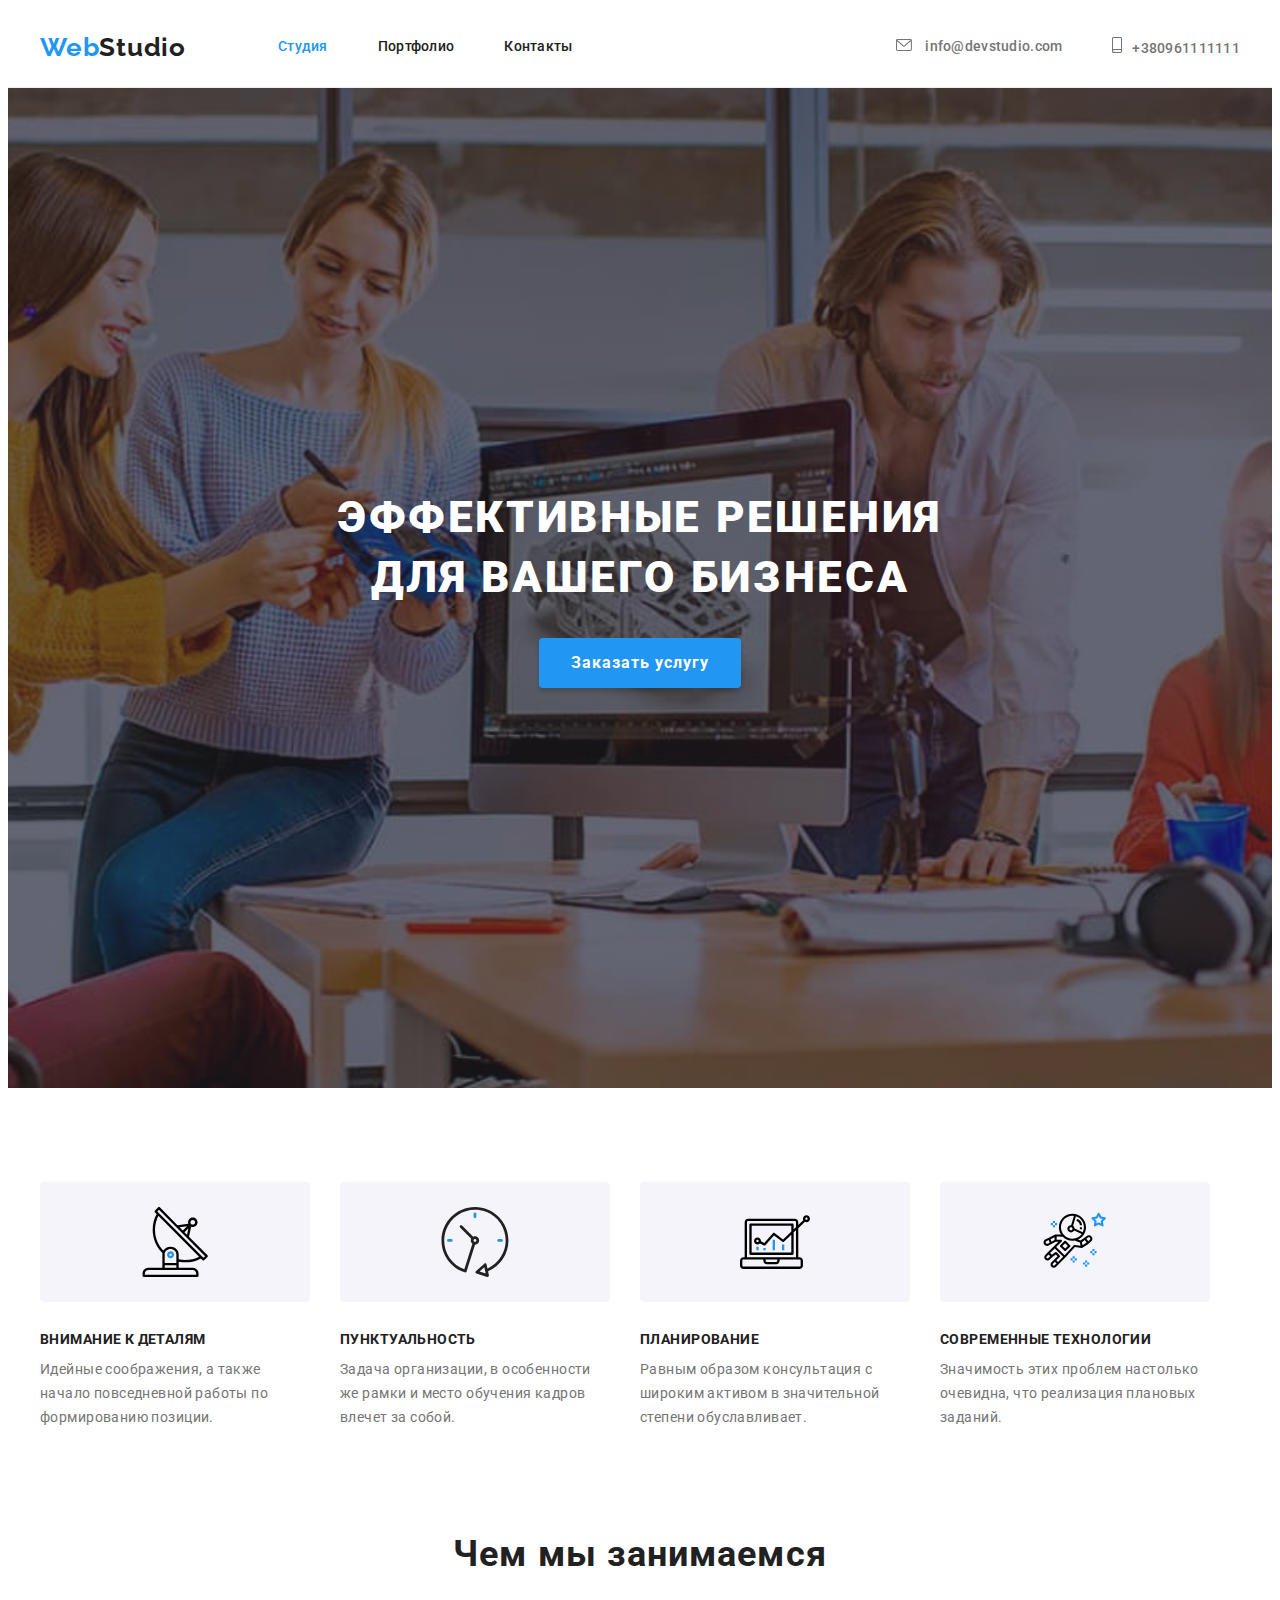
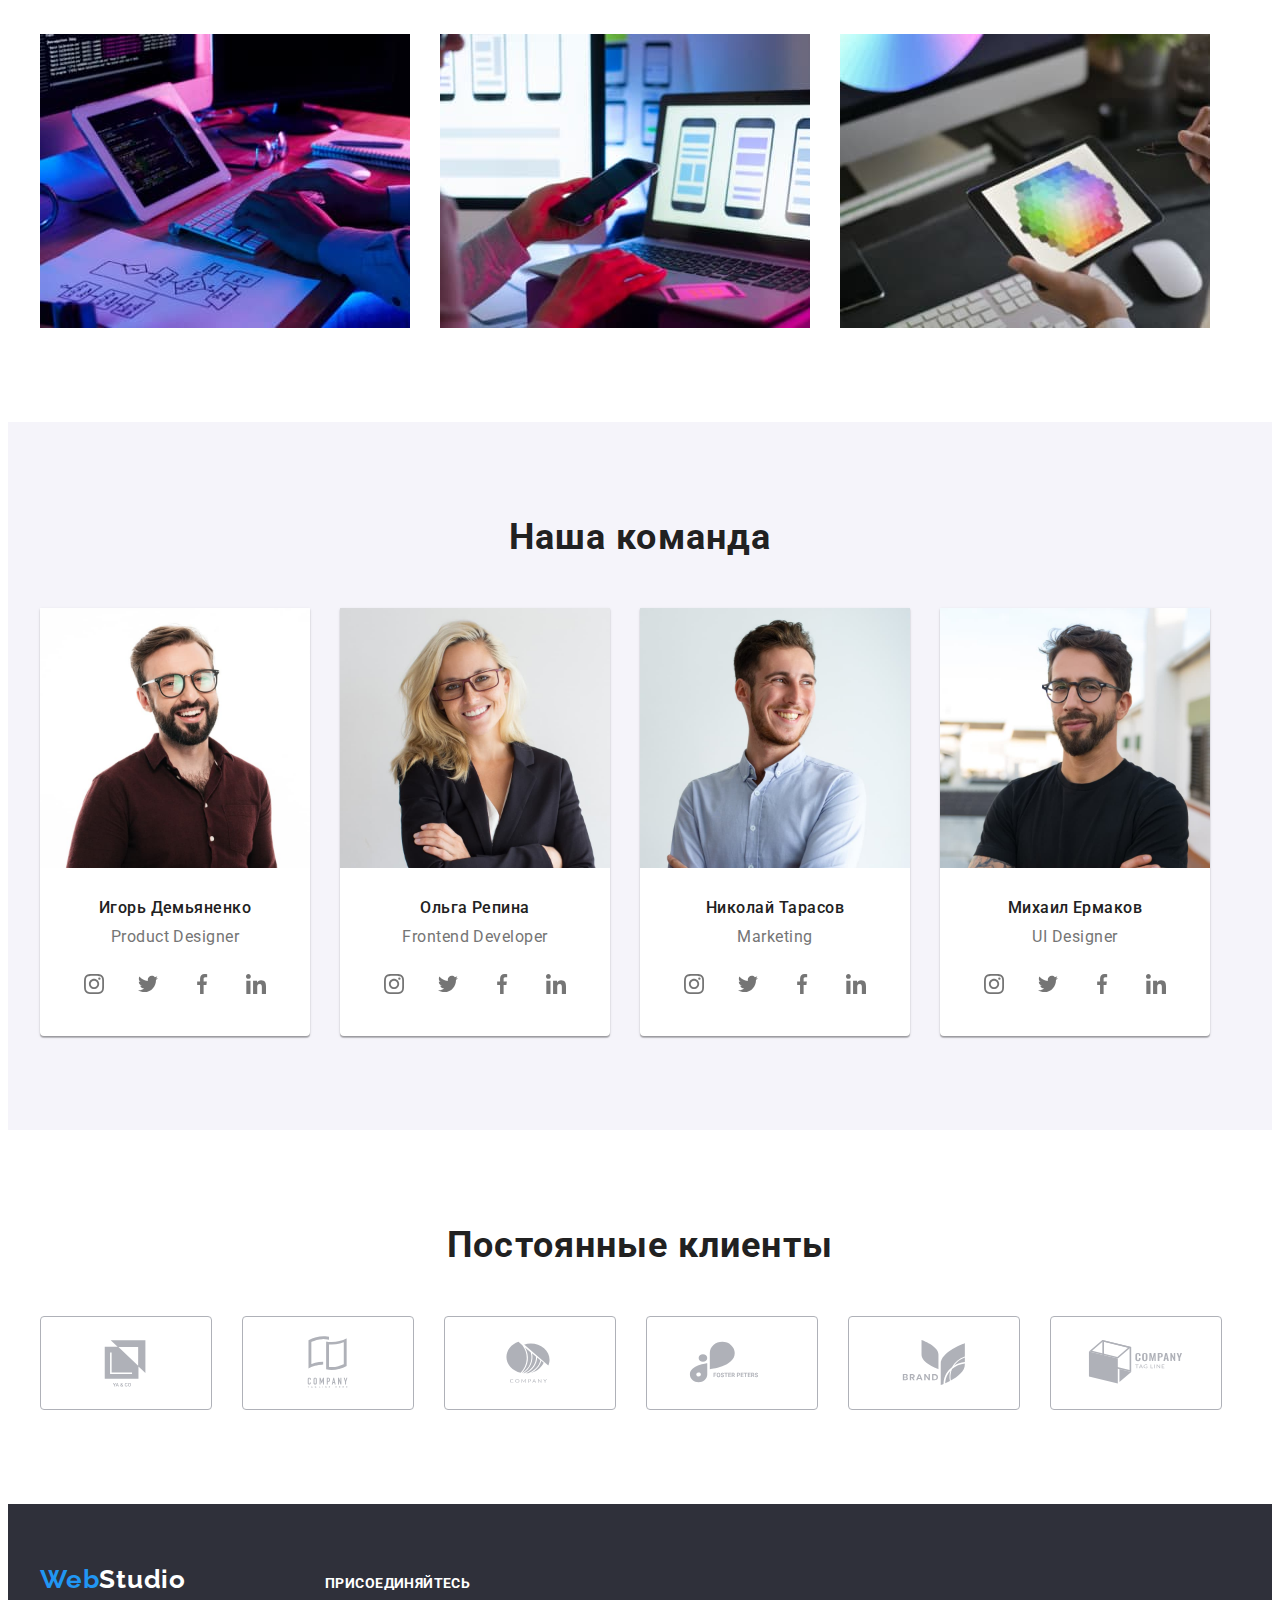
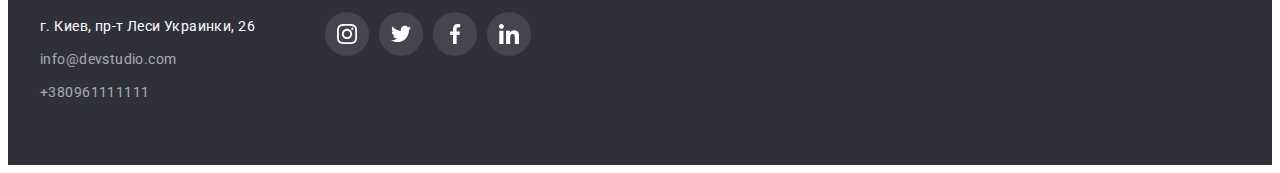
<file: index.html>
<!DOCTYPE html>
<html lang="ru">
  <head>
    <meta charset="UTF-8" />
    <meta http-equiv="X-UA-Compatible" content="IE=edge" />
    <meta name="viewport" content="width=device-width, initial-scale=1.0" />
    <title>Document</title>
    <link rel="preconnect" href="https://fonts.googleapis.com" />
    <link rel="preconnect" href="https://fonts.gstatic.com" crossorigin />
    <link
      href="https://fonts.googleapis.com/css2?family=Raleway:wght@700&family=Roboto:wght@400;500;700;900&display=swap"
      rel="stylesheet"
    />
    <link
      rel="stylesheet"
      href="https://cdnjs.cloudflare.com/ajax/libs/modern-normalize/1.1.0/modern-normalize.min.css"
      integrity="sha512-wpPYUAdjBVSE4KJnH1VR1HeZfpl1ub8YT/NKx4PuQ5NmX2tKuGu6U/JRp5y+Y8XG2tV+wKQpNHVUX03MfMFn9Q=="
      crossorigin="anonymous"
      referrerpolicy="no-referrer"
    />
    <link rel="stylesheet" href="./css/styles.css" />
  </head>
  <body>
    <header class="header">
      <div class="container header-container">
        <nav class="navigation">
          <a class="link logo-header" href="./index.html" hreflang="en">
            <span class="logo-style">Web</span>Studio
          </a>
          <ul class="list navigation-list">
            <li class="nav-list-item">
              <a class="link current properties-link" href="./index.html"> Студия </a>
            </li>
            <li class="nav-list-item">
              <a class="link properties-link" href="./portfolio.html"> Портфолио </a>
            </li>
            <li class="nav-list-item">
              <a class="link properties-link" href="#contacts">Контакты</a>
            </li>
          </ul>
        </nav>
        <ul class="list communication communication-list">
          <li>
            <a
              class="link properties-link communication-color-link communication-list-mailo"
              href="mailo:info@devstudio.com"
            >
              <svg class="communication-icon" width="16" height="12">
                <use href="./images/icons.svg#icon-envelope"></use>
              </svg>
              info@devstudio.com
            </a>
          </li>
          <li>
            <a class="link properties-link communication-color-link" href="tel:+380961111111">
              <svg class="communication-icon" width="10" height="16">
                <use href="./images/icons.svg#icon-smartphone"></use></svg
              >+380961111111
            </a>
          </li>
        </ul>
      </div>
    </header>
    <main>
      <!--СЕКЦИЯ HERO-->
      <section>
        <div class="container-hiro">
          <h1 class="headlines-hero">Эффективные решения <br />для вашего бизнеса</h1>
          <button class="button-hero text-button-hero" type="button">Заказать услугу</button>
        </div>
      </section>
      <!--СЕКЦИЯ КАЧЕСТВА. Скрытый заголовок-->
      <section class="studio-section-quality section">
        <div class="container">
          <h2 class="visually-hidden">Секция качества</h2>
          <ul class="studio-quality-item">
            <li class="studio-quality-item-element">
              <div class="icon-quality">
                <svg width="70" height="70">
                  <use href="./images/icons.svg#icon-group"></use>
                </svg>
              </div>
              <h3 class="studio-quality-list-header">Внимание к деталям</h3>
              <p class="studio-quality-text">
                Идейные соображения, а также начало повседневной работы по формированию позиции.
              </p>
            </li>
            <li class="studio-quality-item-element">
              <div class="icon-quality">
                <svg width="70" height="70">
                  <use href="./images/icons.svg#icon-clock"></use>
                </svg>
              </div>
              <h3 class="studio-quality-list-header">Пунктуальность</h3>
              <p class="studio-quality-text">
                Задача организации, в особенности же рамки и место обучения кадров влечет за собой.
              </p>
            </li>
            <li class="studio-quality-item-element">
              <div class="icon-quality">
                <svg width="70" height="70">
                  <use href="./images/icons.svg#icon-diagram"></use>
                </svg>
              </div>
              <h3 class="studio-quality-list-header">Планирование</h3>
              <p class="studio-quality-text">
                Равным образом консультация с широким активом в значительной степени обуславливает.
              </p>
            </li>
            <li class="studio-quality-item-element">
              <div class="icon-quality">
                <svg width="70" height="70">
                  <use href="./images/icons.svg#icon-astronaut"></use>
                </svg>
              </div>
              <h3 class="studio-quality-list-header">Современные технологии</h3>
              <p class="studio-quality-text">
                Значимость этих проблем настолько очевидна, что реализация плановых заданий.
              </p>
            </li>
          </ul>
        </div>
      </section>
      <!--СЕКЦИЯ ЧЕМ МЫ ЗАНИМАЕМСЯ-->
      <section class="studio-section-competencies section">
        <div class="container">
          <h2 class="studio-competencies-header">Чем мы занимаемся</h2>
          <ul class="list studio-competencies-item">
            <li class="studio-competencies-item-element">
              <img
                src="./images/img1.jpg"
                alt="Изображение процесса написания кода"
                width="370"
                height="294"
              />
            </li>
            <li class="studio-competencies-item-element">
              <img
                src="./images/img2.jpg"
                alt="Изображение процесса создания приложения для телефона"
                width="370"
                height="294"
              />
            </li>
            <li class="studio-competencies-item-element">
              <img
                src="./images/img3.jpg"
                alt="Изображение процесса создания веб-дизайна"
                width="370"
                height="294"
              />
            </li>
          </ul>
        </div>
      </section>
      <!--СЕКЦИЯ НАША КОМАНДА-->
      <section class="studio-section-team section">
        <div class="container">
          <h2 class="studio-section-team-header">Наша команда</h2>
          <ul class="list studio-section-team-elements">
            <li class="studio-section-team-list">
              <img
                class="studio-section-team-list-img"
                src="./images/foto1.jpg"
                alt="Молодой тёмноволосый мужчина в очках и в коричневой рубашке"
                width="270"
              />
              <div class="studio-section-team-list-container">
                <h3 class="studio-section-team-list-header">Игорь Демьяненко</h3>
                <p class="studio-section-team-list-text" lang="en">Product Designer</p>
                <ul class="social-list list">
                  <li class="social-list-item">
                    <a class="social-list-link" href="">
                      <svg class="icon-social-list" width="20" height="20">
                        <use href="./images/icons.svg#icon-instagram"></use>
                      </svg>
                    </a>
                  </li>
                  <li class="social-list-item">
                    <a class="social-list-link" href="">
                      <svg class="icon-social-list" width="20" height="20">
                        <use href="./images/icons.svg#icon-twitter"></use>
                      </svg>
                    </a>
                  </li>
                  <li class="social-list-item">
                    <a class="social-list-link" href="">
                      <svg class="icon-social-list" width="20" height="20">
                        <use href="./images/icons.svg#icon-facebook"></use>
                      </svg>
                    </a>
                  </li>
                  <li class="social-list-item">
                    <a class="social-list-link" href="">
                      <svg class="icon-social-list" width="20" height="20">
                        <use href="./images/icons.svg#icon-linkedin"></use>
                      </svg>
                    </a>
                  </li>
                </ul>
              </div>
            </li>
            <li class="studio-section-team-list">
              <img
                src="./images/foto2.jpg"
                alt="Молодая белокурая девушка в черном пиджаке"
                width="270"
              />
              <div class="studio-section-team-list-container">
                <h3 class="studio-section-team-list-header">Ольга Репина</h3>
                <p class="studio-section-team-list-text" lang="en">Frontend Developer</p>
                <ul class="social-list list">
                  <li class="social-list-item">
                    <a class="social-list-link" href="">
                      <svg class="icon-social-list" width="20" height="20">
                        <use href="./images/icons.svg#icon-instagram"></use>
                      </svg>
                    </a>
                  </li>
                  <li class="social-list-item">
                    <a class="social-list-link" href="">
                      <svg class="icon-social-list" width="20" height="20">
                        <use href="./images/icons.svg#icon-twitter"></use>
                      </svg>
                    </a>
                  </li>
                  <li class="social-list-item">
                    <a class="social-list-link" href="">
                      <svg class="icon-social-list" width="20" height="20">
                        <use href="./images/icons.svg#icon-facebook"></use>
                      </svg>
                    </a>
                  </li>
                  <li class="social-list-item">
                    <a class="social-list-link" href="">
                      <svg class="icon-social-list" width="20" height="20">
                        <use href="./images/icons.svg#icon-linkedin"></use>
                      </svg>
                    </a>
                  </li>
                </ul>
              </div>
            </li>
            <li class="studio-section-team-list">
              <img
                src="./images/foto3.jpg"
                alt="Молодой тёмноволосый мужчина в голубой рубашке"
                width="270"
              />
              <div class="studio-section-team-list-container">
                <h3 class="studio-section-team-list-header">Николай Тарасов</h3>
                <p class="studio-section-team-list-text" lang="en">Marketing</p>
                <ul class="social-list list">
                  <li class="social-list-item">
                    <a class="social-list-link" href="">
                      <svg class="icon-social-list" width="20" height="20">
                        <use href="./images/icons.svg#icon-instagram"></use>
                      </svg>
                    </a>
                  </li>
                  <li class="social-list-item">
                    <a class="social-list-link" href="">
                      <svg class="icon-social-list" width="20" height="20">
                        <use href="./images/icons.svg#icon-twitter"></use>
                      </svg>
                    </a>
                  </li>
                  <li class="social-list-item">
                    <a class="social-list-link" href="">
                      <svg class="icon-social-list" width="20" height="20">
                        <use href="./images/icons.svg#icon-facebook"></use>
                      </svg>
                    </a>
                  </li>
                  <li class="social-list-item">
                    <a class="social-list-link" href="">
                      <svg class="icon-social-list" width="20" height="20">
                        <use href="./images/icons.svg#icon-linkedin"></use>
                      </svg>
                    </a>
                  </li>
                </ul>
              </div>
            </li>
            <li class="studio-section-team-list">
              <img
                src="./images/foto4.jpg"
                alt="Молодой тёмноволосый мужчина в черной футболке"
                width="270"
              />
              <div class="studio-section-team-list-container">
                <h3 class="studio-section-team-list-header">Михаил Ермаков</h3>
                <p class="studio-section-team-list-text" lang="en">UI Designer</p>
                <ul class="social-list list">
                  <li class="social-list-item">
                    <a class="social-list-link" href="">
                      <svg class="icon-social-list" width="20" height="20">
                        <use href="./images/icons.svg#icon-instagram"></use>
                      </svg>
                    </a>
                  </li>
                  <li class="social-list-item">
                    <a class="social-list-link" href="">
                      <svg class="icon-social-list" width="20" height="20">
                        <use href="./images/icons.svg#icon-twitter"></use>
                      </svg>
                    </a>
                  </li>
                  <li class="social-list-item">
                    <a class="social-list-link" href="">
                      <svg class="icon-social-list" width="20" height="20">
                        <use href="./images/icons.svg#icon-facebook"></use>
                      </svg>
                    </a>
                  </li>
                  <li class="social-list-item">
                    <a class="social-list-link" href="">
                      <svg class="icon-social-list" width="20" height="20">
                        <use href="./images/icons.svg#icon-linkedin"></use>
                      </svg>
                    </a>
                  </li>
                </ul>
              </div>
            </li>
          </ul>
        </div>
      </section>
      <!--СЕКЦИЯ ПОСТОЯННЫЕ КЛИЕНТЫ-->
      <section class="studio-section-clients section">
        <div class="container">
          <h2 class="studio-section-clients-header">Постоянные клиенты</h2>
          <ul class="studio-clients-item">
            <li class="studio-clients-item-element">
              <a class="icon-clients-list" href="">
                <svg class="icon-clients" width="106" height="60">
                  <use href="./images/icons.svg#icon-logo1"></use>
                </svg>
              </a>
            </li>
            <li class="studio-clients-item-element">
              <a class="icon-clients-list" href="">
                <svg width="106" height="60">
                  <use href="./images/icons.svg#icon-logo2"></use>
                </svg>
              </a>
            </li>
            <li class="studio-clients-item-element">
              <a class="icon-clients-list" href="">
                <svg width="106" height="60">
                  <use href="./images/icons.svg#icon-logo3"></use>
                </svg>
              </a>
            </li>
            <li class="studio-clients-item-element">
              <a class="icon-clients-list" href="">
                <svg width="106" height="60">
                  <use href="./images/icons.svg#icon-logo4"></use>
                </svg>
              </a>
            </li>
            <li class="studio-clients-item-element">
              <a class="icon-clients-list" href="">
                <svg width="106" height="60">
                  <use href="./images/icons.svg#icon-logo5"></use>
                </svg>
              </a>
            </li>
            <li class="studio-clients-item-element">
              <a class="icon-clients-list" href="">
                <svg width="106" height="60">
                  <use href="./images/icons.svg#icon-logo6"></use>
                </svg>
              </a>
            </li>
          </ul>
        </div>
      </section>
    </main>
    <footer class="footer">
      <div class="container foter-flex">
        <div class="foter-information">
          <a class="link logo-footer" href="./index.html" hreflang="en">
            <span class="logo-style">Web</span>Studio
          </a>
          <address class="information" id="contacts">
            <ul class="list">
              <li class="address-list">
                <a
                  class="link address-link"
                  href="https://goo.gl/maps/MdQDLqu88i6RNA2y6"
                  target="_blank"
                  rel="noopener noreferrer"
                  >г. Киев, пр-т Леси Украинки, 26
                </a>
              </li>
              <li class="address-list">
                <a class="link mailo-link" href="mailo:info@devstudio.com">info@devstudio.com </a>
              </li>
              <li class="address-list">
                <a class="link phone-link" href="tel:+380961111111">+380961111111 </a>
              </li>
            </ul>
          </address>
        </div>
        <div class="footer-social-media">
          <p class="studio-social-media" lang="ru">Присоединяйтесь</p>
          <ul class="social-media-list list">
            <li class="social-media-list-item">
              <a class="social-media-list-link" href="">
                <svg class="icon-social-media-list" width="20" height="20">
                  <use href="./images/icons.svg#icon-instagram"></use>
                </svg>
              </a>
            </li>
            <li class="social-media-list-item">
              <a class="social-media-list-link" href="">
                <svg class="icon-social-media-list" width="20" height="20">
                  <use href="./images/icons.svg#icon-twitter"></use>
                </svg>
              </a>
            </li>
            <li class="social-media-list-item">
              <a class="social-media-list-link" href="">
                <svg class="icon-social-media-list" width="20" height="20">
                  <use href="./images/icons.svg#icon-facebook"></use>
                </svg>
              </a>
            </li>
            <li class="social-media-list-item">
              <a class="social-media-list-link" href="">
                <svg class="icon-social-media-list" width="20" height="20">
                  <use href="./images/icons.svg#icon-linkedin"></use>
                </svg>
              </a>
            </li>
          </ul>
        </div>
      </div>
    </footer>
  </body>
</html>
</file>
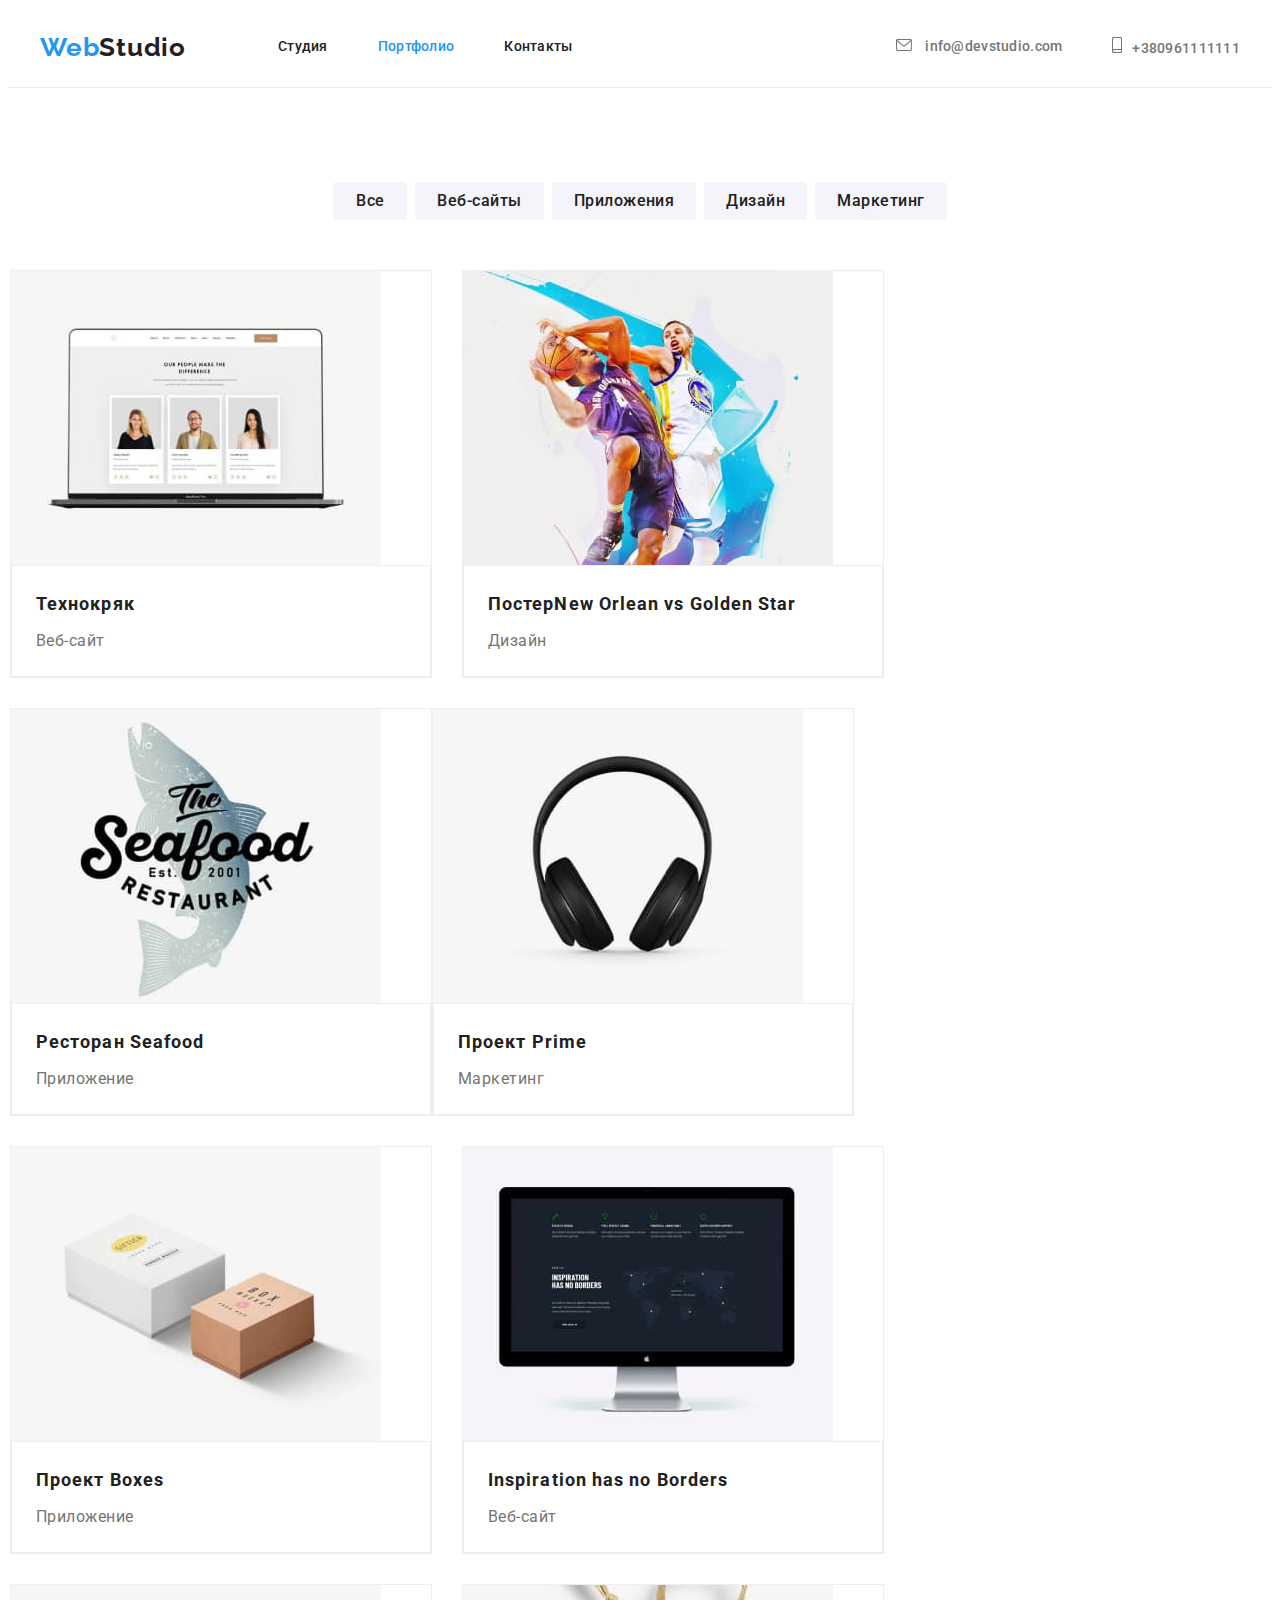
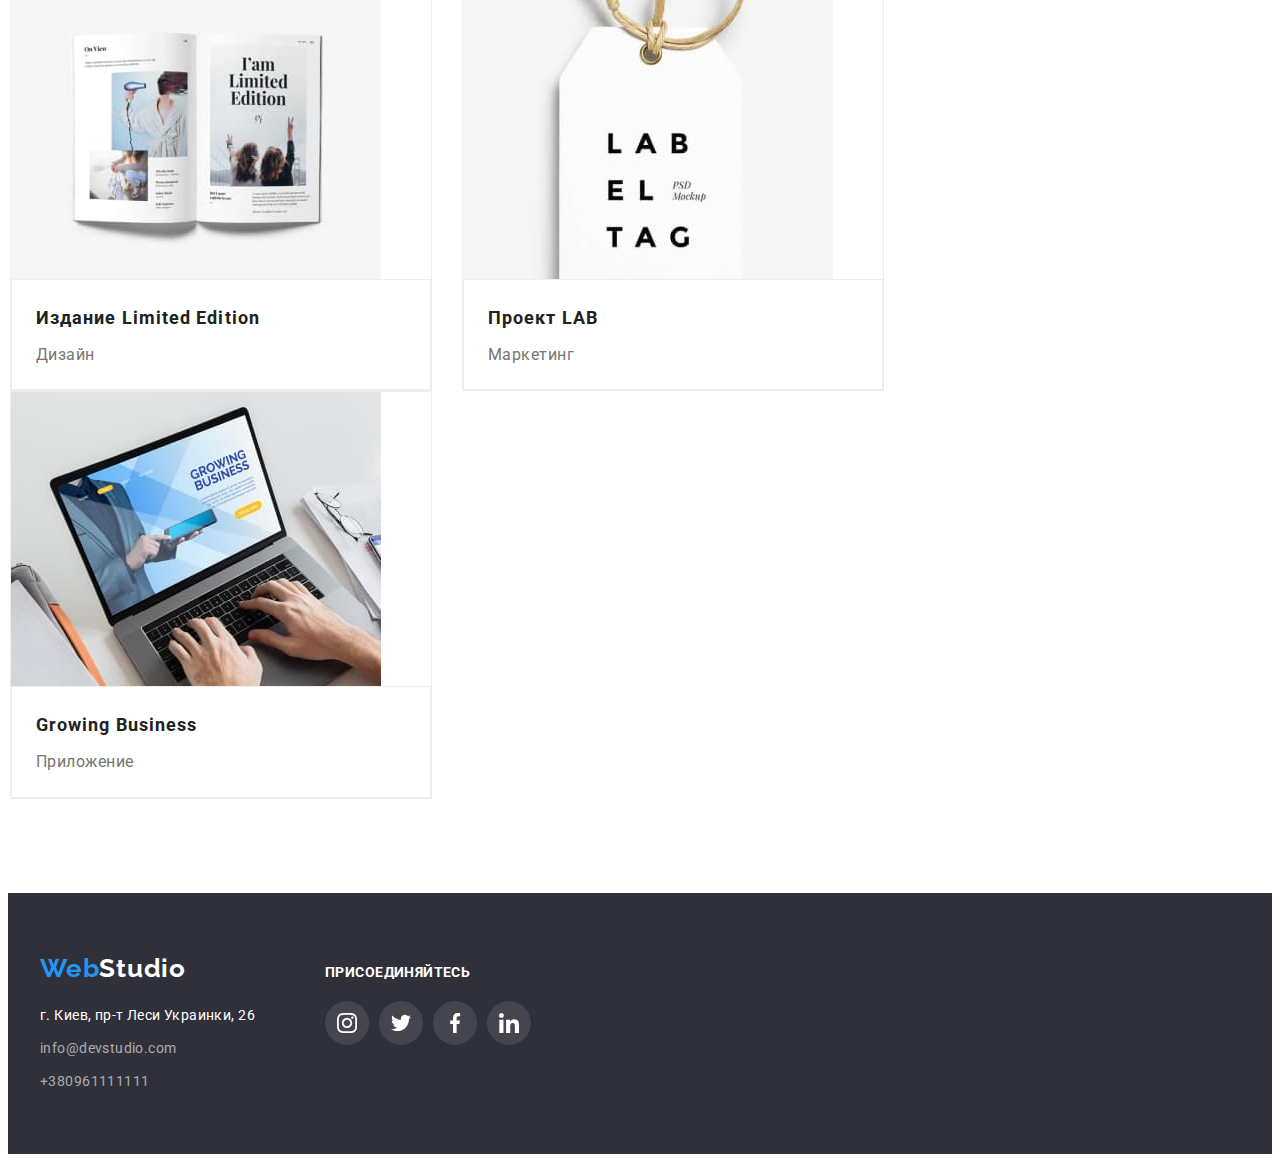
<file: portfolio.html>
<!DOCTYPE html>
<html lang="ru">
  <head>
    <meta charset="UTF-8" />
    <meta http-equiv="X-UA-Compatible" content="IE=edge" />
    <meta name="viewport" content="width=device-width, initial-scale=1.0" />
    <title>Document</title>
    <link rel="preconnect" href="https://fonts.googleapis.com" />
    <link rel="preconnect" href="https://fonts.gstatic.com" crossorigin />
    <link
      href="https://fonts.googleapis.com/css2?family=Raleway:wght@700&family=Roboto:wght@400;500;700;900&display=swap"
      rel="stylesheet"
    />
    <link
      rel="stylesheet"
      href="https://cdnjs.cloudflare.com/ajax/libs/modern-normalize/1.1.0/modern-normalize.min.css"
      integrity="sha512-wpPYUAdjBVSE4KJnH1VR1HeZfpl1ub8YT/NKx4PuQ5NmX2tKuGu6U/JRp5y+Y8XG2tV+wKQpNHVUX03MfMFn9Q=="
      crossorigin="anonymous"
      referrerpolicy="no-referrer"
    />
    <link rel="stylesheet" href="./css/styles.css" />
  </head>
  <body>
    <header class="header">
      <div class="container header-container">
        <nav class="navigation">
          <a class="link logo-header" href="./index.html" hreflang="en">
            <span class="logo-style">Web</span>Studio
          </a>
          <ul class="list navigation-list">
            <li class="nav-list-item">
              <a class="link properties-link" href="./index.html"> Студия </a>
            </li>
            <li class="nav-list-item">
              <a class="link current properties-link" href="./portfolio.html"> Портфолио </a>
            </li>
            <li class="nav-list-item">
              <a class="link properties-link" href="#contacts">Контакты</a>
            </li>
          </ul>
        </nav>
        <ul class="list communication communication-list">
          <li>
            <a
              class="link properties-link communication-color-link communication-list-mailo"
              href="mailo:info@devstudio.com"
            >
              <svg class="communication-icon" width="16" height="12">
                <use href="./images/icons.svg#icon-envelope"></use>
              </svg>
              info@devstudio.com
            </a>
          </li>
          <li>
            <a class="link properties-link communication-color-link" href="tel:+380961111111">
              <svg class="communication-icon" width="10" height="16">
                <use href="./images/icons.svg#icon-smartphone"></use></svg
              >+380961111111
            </a>
          </li>
        </ul>
      </div>
    </header>
    <main>
      <section class="section">
        <div class="container">
          <!--ФИЛЬТРЫ-->
          <h1 class="visually-hidden">Фильтр</h1>
          <ul class="list portfolio-filter-container">
            <li class="button-properties-list">
              <button class="portfolio-filter button-properties" type="button">Все</button>
            </li>
            <li class="button-properties-list">
              <button class="portfolio-filter button-properties" type="button">Веб-сайты</button>
            </li>
            <li class="button-properties-list">
              <button class="portfolio-filter button-properties" type="button">Приложения</button>
            </li>
            <li class="button-properties-list">
              <button class="portfolio-filter button-properties" type="button">Дизайн</button>
            </li>
            <li class="button-properties-list">
              <button class="portfolio-filter button-properties" type="button">Маркетинг</button>
            </li>
          </ul>
          <!--ПРИМЕРЫ РАБОТ-->
          <ul class="list portfolio-example-container">
            <li class="portfolio-example-element">
              <a class="link current portfolio-example-link" href="">
                <img
                  src="./images/portfolio1.jpg"
                  alt="Изображение ноутбука на котором открыта сраница сайта технокряк"
                  width="370"
                  height="294"
                />
                <div class="portfolio-work-example">
                  <h2 class="portfolio-work-example-header">Технокряк</h2>
                  <p class="portfolio-work-example-text">Веб-сайт</p>
                </div>
              </a>
            </li>
            <li class="portfolio-example-element">
              <a class="link current portfolio-example-link" href="">
                <img
                  src="./images/portfolio2.jpg"
                  alt="Изображение как двое мужчин играют в баскетбол"
                  width="370"
                  height="294"
                />
                <div class="portfolio-work-example">
                  <h2 class="portfolio-work-example-header">
                    Постер<span lang="en">New Orlean vs Golden Star</span>
                  </h2>
                  <p class="portfolio-work-example-text">Дизайн</p>
                </div>
              </a>
            </li>
            <li class="portfolio-example-element">
              <a class="link current portfolio-example-link" href="">
                <img
                  src="./images/portfolio3.jpg"
                  alt="Изображение рыбы с надписью названия ресторана"
                  width="370"
                  height="294"
                />
                <div class="portfolio-work-example">
                  <h2 class="portfolio-work-example-header">
                    Ресторан<span lang="en"> Seafood</span>
                  </h2>
                  <p class="portfolio-work-example-text">Приложение</p>
                </div>
              </a>
            </li>
            <li class="portfolio-example-element">
              <a class="link current portfolio-example-link" href="">
                <img
                  src="./images/portfolio4.jpg"
                  alt="Изображение наушников черного цвета"
                  width="370"
                  height="294"
                />
                <div class="portfolio-work-example">
                  <h2 class="portfolio-work-example-header">Проект<span lang="en"> Prime</span></h2>
                  <p class="portfolio-work-example-text">Маркетинг</p>
                </div>
              </a>
            </li>
            <li class="portfolio-example-element">
              <a class="link current portfolio-example-link" href="">
                <img
                  src="./images/portfolio5.jpg"
                  alt="Изображение двух бумажных коробок белого и коричневого цвета"
                  width="370"
                  height="294"
                />
                <div class="portfolio-work-example">
                  <h2 class="portfolio-work-example-header">Проект<span lang="en"> Boxes</span></h2>
                  <p class="portfolio-work-example-text">Приложение</p>
                </div>
              </a>
            </li>
            <li class="portfolio-example-element">
              <a class="link current portfolio-example-link" href="">
                <img
                  src="./images/portfolio6.jpg"
                  alt="Изображение монитора на котором открыт веб-сайт компании"
                  width="370"
                  height="294"
                />
                <div class="portfolio-work-example">
                  <h2 class="portfolio-work-example-header">
                    <span lang="en">Inspiration has no Borders</span>
                  </h2>
                  <p class="portfolio-work-example-text">Веб-сайт</p>
                </div>
              </a>
            </li>
            <li class="portfolio-example-element">
              <a class="link current portfolio-example-link" href="">
                <img
                  src="./images/portfolio7.jpg"
                  alt="Изображение расскрытой книги"
                  width="370"
                  height="294"
                />
                <div class="portfolio-work-example">
                  <h2 class="portfolio-work-example-header">
                    Издание<span lang="en"> Limited Edition</span>
                  </h2>
                  <p class="portfolio-work-example-text">Дизайн</p>
                </div>
              </a>
            </li>
            <li class="portfolio-example-element">
              <a class="link current portfolio-example-link" href="">
                <img
                  src="./images/portfolio8.jpg"
                  alt="Изображение бумажной бирки с надписью"
                  width="370"
                  height="294"
                />
                <div class="portfolio-work-example">
                  <h2 class="portfolio-work-example-header">Проект<span lang="en"> LAB</span></h2>
                  <p class="portfolio-work-example-text">Маркетинг</p>
                </div>
              </a>
            </li>
            <li class="portfolio-example-element">
              <a class="link current portfolio-example-link" href="">
                <img
                  src="./images/portfolio9.jpg"
                  alt="Изображение рук которые печатают на нойтбуке"
                  width="370"
                  height="294"
                />
                <div class="portfolio-work-example">
                  <h2 class="portfolio-work-example-header">
                    <span lang="en">Growing Business</span>
                  </h2>
                  <p class="portfolio-work-example-text">Приложение</p>
                </div>
              </a>
            </li>
          </ul>
        </div>
      </section>
    </main>
    <footer class="footer">
      <div class="container foter-flex">
        <div class="foter-information">
          <a class="link logo-footer" href="./index.html" hreflang="en">
            <span class="logo-style">Web</span>Studio
          </a>
          <address class="information" id="contacts">
            <ul class="list">
              <li class="address-list">
                <a
                  class="link address-link"
                  href="https://goo.gl/maps/MdQDLqu88i6RNA2y6"
                  target="_blank"
                  rel="noopener noreferrer"
                  >г. Киев, пр-т Леси Украинки, 26
                </a>
              </li>
              <li class="address-list">
                <a class="link mailo-link" href="mailo:info@devstudio.com">info@devstudio.com </a>
              </li>
              <li class="address-list">
                <a class="link phone-link" href="tel:+380961111111">+380961111111 </a>
              </li>
            </ul>
          </address>
        </div>
        <div class="footer-social-media">
          <p class="studio-social-media" lang="ru">Присоединяйтесь</p>
          <ul class="social-media-list list">
            <li class="social-media-list-item">
              <a class="social-media-list-link" href="">
                <svg class="icon-social-media-list" width="20" height="20">
                  <use href="./images/icons.svg#icon-instagram"></use>
                </svg>
              </a>
            </li>
            <li class="social-media-list-item">
              <a class="social-media-list-link" href="">
                <svg class="icon-social-media-list" width="20" height="20">
                  <use href="./images/icons.svg#icon-twitter"></use>
                </svg>
              </a>
            </li>
            <li class="social-media-list-item">
              <a class="social-media-list-link" href="">
                <svg class="icon-social-media-list" width="20" height="20">
                  <use href="./images/icons.svg#icon-facebook"></use>
                </svg>
              </a>
            </li>
            <li class="social-media-list-item">
              <a class="social-media-list-link" href="">
                <svg class="icon-social-media-list" width="20" height="20">
                  <use href="./images/icons.svg#icon-linkedin"></use>
                </svg>
              </a>
            </li>
          </ul>
        </div>
      </div>
    </footer>
  </body>
</html>
</file>
<file: css/styles.css>
/*-----СБРОС МАРКЕРОВ СО СПИСКОВ, ПОДЧЕРКИВАНИЯ ССЫЛОК, НАКЛОНА БУКВ В АДРЕСАХ-----*/
.list {
  list-style: none;
}
.link {
  text-decoration: none;
}
.current {
  color: #2196f3;
}
ul {
  list-style: none;
}
.button-properties:hover,
.button-properties:focus {
  color: white;
  background-color: #2196f3;
}
a {
  color: #212121;
  text-decoration: none;
}
address {
  font-style: normal;
  margin-top: 20px;
}

/*-----СБРОС СТИЛЕЙ БРАУЗЕРА-----*/
h1,
h2,
h3,
h4,
h5,
h6,
p {
  margin-top: 0;
  margin-bottom: 0;
}

ul,
ol {
  margin-top: 0;
  margin-bottom: 0;
  padding-left: 0;
}
img {
  display: block;
}

/*-----ОБЩИЕ БЛОЧНЫЕ СТИЛИ-----*/
.container {
  width: 1200px;
  margin-left: auto;
  margin-right: auto;
  padding-left: 15px;
  padding-right: 15px;
}
.section {
  padding: 94px 0;
}
.visually-hidden {
  position: absolute;
  width: 1px;
  height: 1px;
  margin: -1px;
  border: 0;
  padding: 0;
  white-space: nowrap;
  clip-path: inset(100%);
  clip: rect(0 0 0 0);
  overflow: hidden;
}

/*-----ПЕРЕМЕННЫЕ-----*/
:root {
  --font-family-primary: 'Roboto', sans-serif;
  --font-family-logo: 'Raleway', sans-serif;

  --color-accent: #2196f3;
  --color-theme-light-primary: #212121;
  --color-theme-light-secondary: #757575;
  --color-theme-dark-primary: #ffffff;
  --color-theme-dark-secondary: rgba(255; 255; 255; 0.6);

  --background-color-primary: #ffffff;
  --background-color-secondary: #2f303a;
  --background-color-button: #2196f3;
  --background-color-section-team: #f5f4fa;

  --latter-spacing-mean: 0.03em;
  --latter-spacing-minimum: 0.02em;
  --latter-spacing-maximum: 0.06em;
}

/*-----СТИЛИ, КОТОРЫЕ НАСЛЕДУЮТСЯ-----*/
body {
  font-family: var(--font-family-primary);
  font-size: 14px;
  background-color: var(--background-color-primary);
  letter-spacing: var(--latter-spacing-mean);
}

/*-----HEADER-----*/
.header {
  background: #ffffff;
  border-bottom-width: 1px;
  border-bottom-style: solid;
  border-bottom-color: #ececec;
  padding: 24px 0;
}
.header-container {
  display: flex;
  align-items: center;
}
.navigation {
  display: flex;
  align-items: center;
}
.logo-header {
  font-family: var(--font-family-logo);
  font-weight: 700;
  font-size: 26px;
  line-height: 1.19;
  letter-spacing: var(--latter-spacing-mean);
  color: #212121;
  margin-right: 92px;
}
.logo-style {
  color: #2196f3;
}
.navigation-list {
  font-weight: 500;
  line-height: 1.14;
  letter-spacing: var(--latter-spacing-minimum);
  color: var(--color-theme-light-primary);
  display: flex;
  align-items: center;
}
.nav-list-item:not(:last-child) {
  margin-right: 50px;
}

.communication {
  font-weight: 500;
  line-height: 1.14;
  letter-spacing: var(--latter-spacing-minimum);
}
.communication-list {
  display: flex;
  align-items: center;
  margin-left: auto;
}
.communication-list-mailo {
  margin-right: 50px;
}
.communication-color-link {
  color: var(--color-theme-light-secondary);
}
.properties-link:hover,
.properties-link:focus .properties-link:active {
  color: var(--color-accent);
}
.communication-icon {
  margin-right: 10px;
  fill: var(--color-theme-light-secondary);
}

.properties-link:hover .communication-icon,
.properties-link:focus .communication-icon,
.properties-link:active .communication-icon {
  fill: var(--color-accent);
}

/*-----СЕКЦИЯ HERO-----*/

.container-hiro {
  display: flex;
  flex-direction: column;
  background-color: var(--background-color-secondary);
  padding: 200px 0;
  justify-content: center;
  align-items: center;
  margin-left: auto;
  margin-right: auto;

  max-width: 1600px;
  min-height: 600px;
  background-image: linear-gradient(to right, rgba(47, 48, 58, 0.4), rgba(47, 48, 58, 0.4)),
    url('../images/hero.jpg');
  background-repeat: no-repeat;
  background-position: center;
  background-size: cover;
}
.headlines-hero {
  font-weight: 900;
  font-size: 44px;
  line-height: 1.36;
  text-align: center;
  letter-spacing: var(--latter-spacing-maximum);
  text-transform: uppercase;
  color: var(--color-theme-dark-primary);
  margin-bottom: 30px;
}
.button-hero {
  font-family: inherit;
  background: var(--background-color-button);
  box-shadow: 0px 4px 4px rgba(0, 0, 0, 0.15);
  border-radius: 4px;
  border-style: none;
  cursor: pointer;
}
.text-button-hero {
  padding: 10px 32px;
  font-weight: 700;
  font-size: 16px;
  line-height: 1.87;
  color: var(--color-theme-dark-primary);
  letter-spacing: var(--latter-spacing-maximum);
}

/*-----СЕКЦИЯ КАЧЕСТВА-----*/
.studio-section-quality {
  letter-spacing: var(--latter-spacing-mean);
}
.studio-quality-item {
  display: flex;
  align-items: center;
  flex-wrap: wrap;
}
.studio-quality-item-element {
  width: 270px;
  margin-right: 30px;
}
.icon-quality {
  display: flex;
  width: 270px;
  height: 120px;
  margin-bottom: 30px;
  align-items: center;
  justify-content: center;
  background-color: #f5f4fa;
  border-radius: 4px;
}

.studio-quality-item-element.studio-quality-item-element:last-child {
  margin-right: 0;
}
.studio-quality-list-header {
  font-weight: 700;
  font-size: 14px;
  line-height: 1.14;
  color: var(--color-theme-light-primary);
  text-transform: uppercase;
  margin-bottom: 10px;
}
.studio-quality-text {
  font-weight: 400;
  font-size: 14px;
  line-height: 1.71;
  color: var(--color-theme-light-secondary);
}

/*-----СЕКЦИЯ ЧЕМ МЫ ЗАНИМАЕМСЯ-----*/
.studio-section-competencies {
  padding-top: 0;
}
.studio-competencies-header {
  font-weight: 700;
  font-size: 36px;
  line-height: 1.67;
  text-align: center;
  letter-spacing: var(--latter-spacing-mean);
  color: var(--color-theme-light-primary);
  margin-bottom: 50px;
}
.studio-competencies-item {
  display: flex;
  align-items: center;
}
.studio-competencies-item-element {
  width: 370px;
  margin-right: 30px;
}
.studio-competencies-item-element:last-child {
  margin-right: 0;
}
/*-----СЕКЦИЯ НАША КОМАНДА-----*/
.studio-section-team {
  background-color: var(--background-color-section-team);
}
.studio-section-team-header {
  font-weight: 700;
  font-size: 36px;
  line-height: 1.17;
  text-align: center;
  letter-spacing: var(--latter-spacing-mean);
  color: var(--color-theme-light-primary);
  margin-bottom: 50px;
}
.studio-section-team-elements {
  display: flex;
  text-align: center;
  flex-wrap: wrap;
}
.studio-section-team-list {
  background: var(--background-color-primary);
  box-shadow: 0px 1px 3px rgba(0, 0, 0, 0.12), 0px 1px 1px rgba(0, 0, 0, 0.14),
    0px 2px 1px rgba(0, 0, 0, 0.2);
  border-radius: 0px 0px 4px 4px;
  width: 270px;
  margin-right: 30px;
}
.studio-section-team-list:last-child {
  margin-right: 0;
}
.studio-section-team-list-img {
  border-radius: 0px;
}
.studio-section-team-list-container {
  padding-top: 30px;
  padding-bottom: 30px;
}
.studio-section-team-list-header {
  font-weight: 500;
  font-size: 16px;
  line-height: 1.19;
  text-align: center;
  letter-spacing: var(--latter-spacing-mean);
  color: var(--color-theme-light-primary);
  margin-bottom: 10px;
}
.studio-section-team-list-text {
  font-weight: 400;
  font-size: 16px;
  line-height: 1.19;
  text-align: center;
  letter-spacing: var(--latter-spacing-mean);
  color: var(--color-theme-light-secondary);
  margin-bottom: 16px;
}
.social-list {
  display: flex;
  justify-content: center;
}
.social-list-item:not(:last-child) {
  margin-right: 10px;
}
.social-list-link {
  display: flex;
  align-items: center;
  justify-content: center;
  width: 44px;
  height: 44px;
  background-color: #ffffff;
  border-radius: 50%;
}
.icon-social-list {
  fill: var(--color-theme-light-secondary);
}
.social-list-link:hover .icon-social-list,
.social-list-link:focus .icon-social-list {
  fill: var(--background-color-primary);
}
.social-list-link:hover,
.social-list-link:focus {
  background-color: var(--color-accent);
}
/*-----СЕКЦИЯ ПОСТОЯННЫЕ КЛИЕНТЫ-----*/
.studio-section-clients {
  letter-spacing: var(--latter-spacing-mean);
}
.studio-section-clients-header {
  font-weight: 700;
  font-size: 36px;
  line-height: 1.17;
  text-align: center;
  letter-spacing: var(--latter-spacing-mean);
  color: var(--color-theme-light-primary);
  margin-bottom: 50px;
}
.studio-clients-item {
  display: flex;
  align-items: center;
  flex-wrap: wrap;
}
.studio-clients-item-element {
  display: flex;
  width: 170px;
  height: 92px;
  margin-right: 30px;
  align-items: center;
  justify-content: center;
  border: 1px solid #afb1b8;
  border-radius: 4px;
}
.studio-clients-item-element:last-child {
  margin-right: 0;
}

.icon-clients-list {
  display: flex;
  width: 170px;
  height: 92px;
  align-items: center;
  justify-content: center;
}
.studio-clients-item-element.studio-clients-item-element:last-child {
  margin-right: 0;
}
.icon-clients-list {
  fill: #afb1b8;
}
.icon-clients-list:hover,
.icon-clients-list:focus {
  fill: var(--color-accent);
  border: 1px solid var(--color-accent);
}

/*-----FOOTER-----*/
.footer {
  background: #2f303a;
  padding: 60px 0;
}
.logo-footer {
  font-family: var(--font-family-logo);
  font-weight: 700;
  font-size: 26px;
  line-height: 1.19;
  letter-spacing: var(--latter-spacing-mean);
  color: #ffffff;
}
.address-list:not(:last-child) {
  margin-bottom: 9px;
}
.address-link {
  font-family: var(--font-family-primary);
  letter-spacing: var(--latter-spacing-mean);
  font-weight: 400;
  font-size: 14px;
  line-height: 1.71;
  color: var(--color-theme-dark-primary);
}
.mailo-link,
.phone-link {
  font-family: var(--font-family-primary);
  letter-spacing: var(--latter-spacing-mean);
  font-weight: 400;
  font-size: 14px;
  line-height: 1.71;
  color: rgba(255, 255, 255, 0.6);
}
.studio-social-media {
  font-family: var(--font-family-primary);
  font-style: bold;
  font-weight: 700;
  font-size: 14px;
  line-height: 1.14;
  letter-spacing: var(--color-theme-dark-primary);
  text-transform: uppercase;
  color: var(--color-theme-dark-primary);
  margin-bottom: 20px;
}
.foter-flex {
  display: flex;
  align-items: flex-start;
}
.foter-information {
  display: block;
}
.footer-social-media {
  display: inline-block;
  margin-left: 70px;
  padding-top: 12px;
}
.social-media-list {
  display: flex;
}
.social-media-list-item:not(:last-child) {
  margin-right: 10px;
}
.social-media-list-link {
  display: flex;
  align-items: center;
  justify-content: center;
  width: 44px;
  height: 44px;
  background-color: rgba(255, 255, 255, 0.1);
  border-radius: 50%;
}
.icon-social-media-list {
  fill: rgba(255, 255, 255, 1);
}
.social-media-list-link:hover .icon-social-media-list,
.social-media-list-link:focus .icon-social-media-list {
  fill: var(--background-color-primary);
}
.social-media-list-link:hover,
.social-media-list-link:focus {
  background-color: var(--color-accent);
}
/*===========================PORTFOLIO=====================================*/

/*-----ФИЛЬТРЫ-----*/

.portfolio-filter-container {
  display: flex;
  justify-content: center;
  
  flex-wrap: wrap;
}
.button-properties-list {
  margin-right: 8px;
  
}

.button-properties-list:last-child {
  margin-right: 0;
}
.portfolio-filter {
  font-family: var(--font-family-primary);
  font-weight: 500;
  font-size: 16px;
  line-height: 1.62;
  text-align: center;
  letter-spacing: var(--latter-spacing-mean);
  min-width: 74px;
  padding: 6px 22px;

  border-radius: 4px;
  border: none;
  background-color: var(--background-color-section-team);
  color: #212121;
  cursor: pointer;
}
.portfolio-filter:hover,
.portfolio-filter:focus {
  box-shadow: 0px 3px 1px rgba(0, 0, 0, 0.1), 0px 1px 2px rgba(0, 0, 0, 0.08),
    0px 2px 2px rgba(0, 0, 0, 0.12);
}
.portfolio-filter:current {
  color: var(--color-theme-dark-primary);
  background-color: var(--background-color-button);
}
/*-----ПРИМЕРЫ РАБОТ-----*/
.portfolio-example-container {
  display: flex;
  flex-wrap: wrap;
  margin-left: -30px;
  margin-top: -30px;
  margin-top: 50px;
}

.portfolio-example-element {
  fill: solid #ffffff;
  border: 1px solid rgba(238, 238, 238, 1);
}
.portfolio-example-element:hover {
  box-shadow: 1px 4px 6px 0px rgba(0, 0, 0, 0.16);
  box-shadow: 0px 4px 4px 0px rgba(0, 0, 0, 0.06);
  box-shadow: 0px 1px 1px 0px rgba(0, 0, 0, 0.12);
  align: inside;
}
.portfolio-example-element:not(:nth-child(3n + 3)) {
  margin-right: 30px;
}
.portfolio-example-element:not(:nth-last-child(-n + 3)) {
  margin-bottom: 30px;
}
.portfolio-example-link {
  display: block;
}
.portfolio-work-example {
  justify-content: flex-start;
  padding: 20px 24px;
  background: #ffffff;
  border: 1px solid #eeeeee;
  width: 370px;
}
.portfolio-work-example-header {
  font-family: var(--font-family-primary);
  font-weight: 700;
  font-size: 18px;
  line-height: 2;
  letter-spacing: var(--latter-spacing-maximum);
  color: var(--color-theme-light-primary);
  margin-bottom: 4px;
}
.portfolio-work-example-text {
  font-family: var(--font-family-primary);
  font-weight: 400;
  font-size: 16px;
  line-height: 1.87;
  letter-spacing: var(--latter-spacing-mean);
  color: var(--color-theme-light-secondary);
}
</file>
